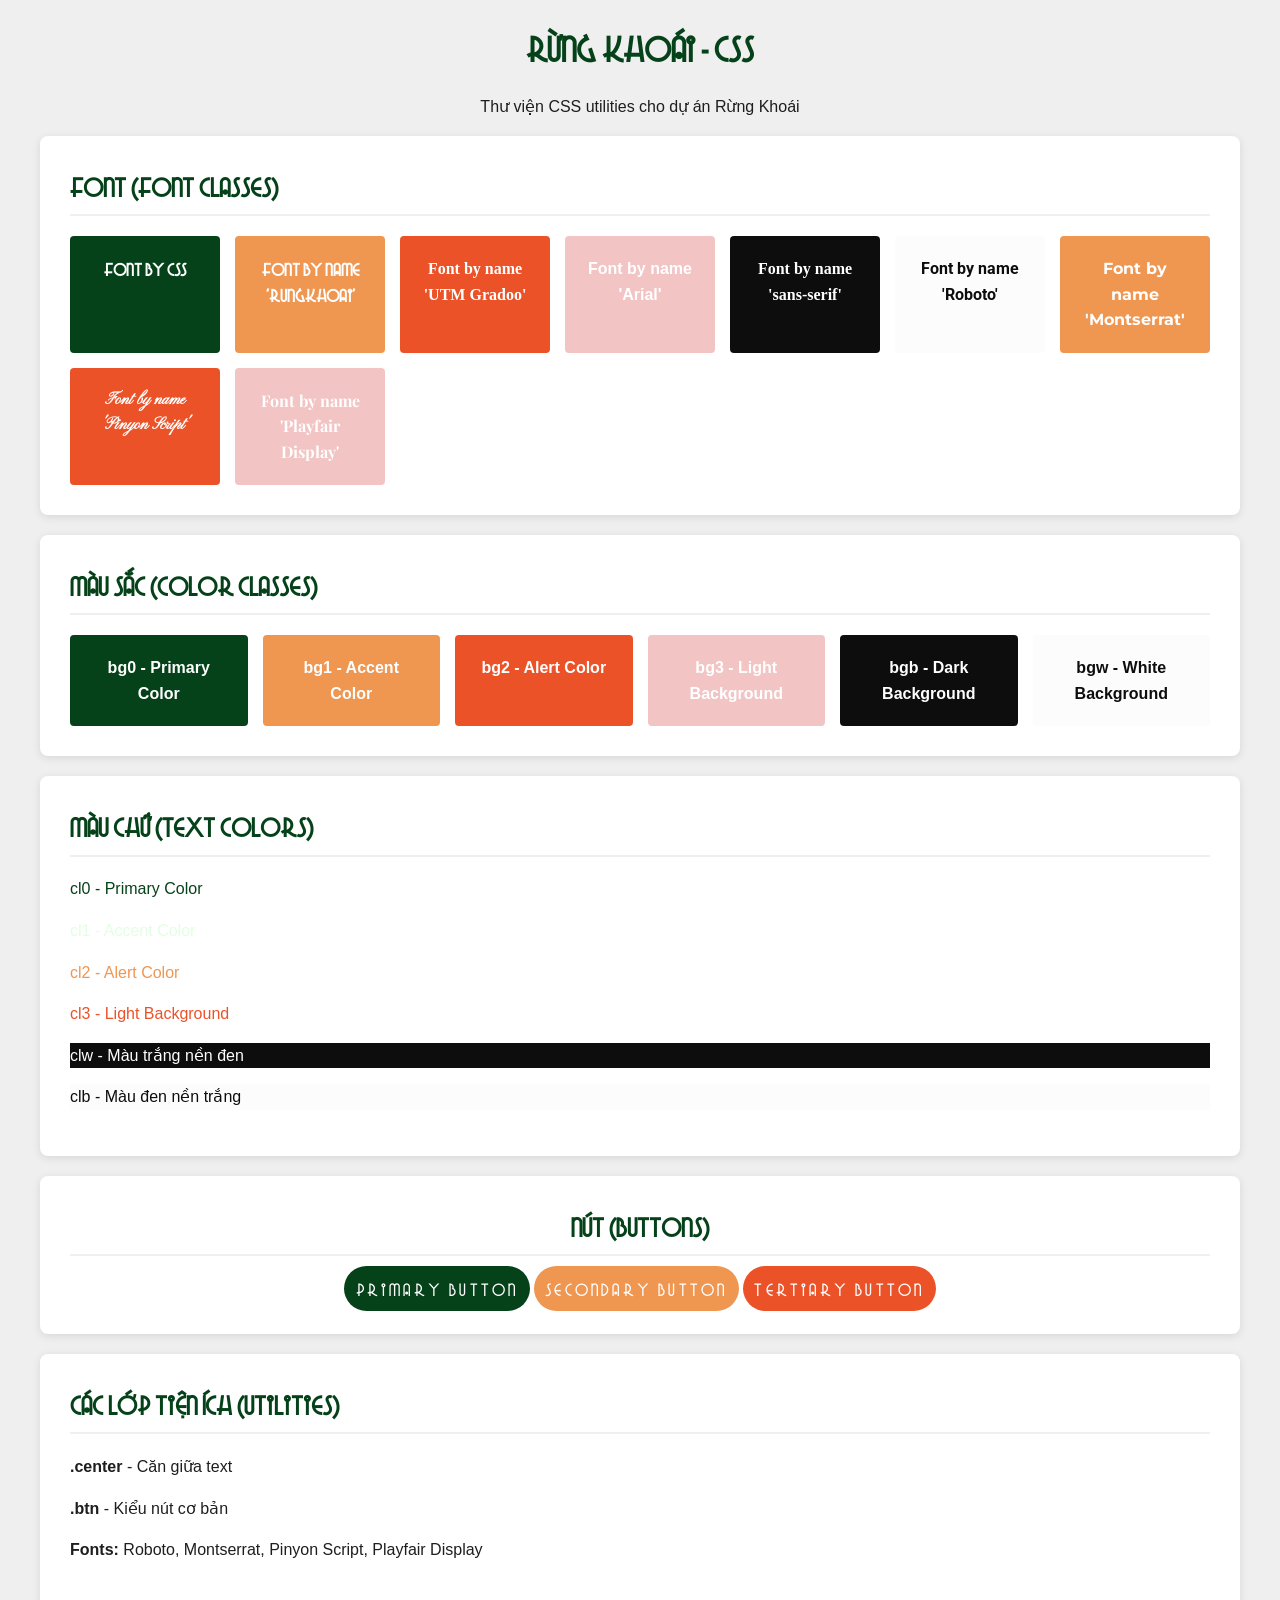
<file: index.html>
<!DOCTYPE html>
<html lang="vi">
<head>
    <meta charset="UTF-8">
    <meta name="viewport" content="width=device-width, initial-scale=1.0">
    <title>Rừng Khoái - CSS Utilities</title>
    <link rel="stylesheet" href="/rungkhoai.css">
    <style>
        
        
    </style>
</head>
<body>
    <div class="container">
        <h1 class="center cl0 font-rungkhoai">Rừng Khoái - CSS</h1>
        <p class="center">Thư viện CSS utilities cho dự án Rừng Khoái</p>
<!-- Color Classes -->
        <div class="section">
            <h2>Font (Font Classes)</h2>
            <div class="demo-grid">
                <div class="demo-box bg0 font-rungkhoai">Font by CSS</div>
                <div class="demo-box bg1" style="font-family: 'RungKhoai';">Font by name 'RungKhoai'</div>
                <div class="demo-box bg2" style="font-family: 'UTM Gradoo';">Font by name 'UTM Gradoo'</div>
                <div class="demo-box bg3" style="font-family: 'Arial';">Font by name 'Arial'</div>
                <div class="demo-box bgb clw" style="font-family: 'sans-serif';">Font by name 'sans-serif'</div>
                <div class="demo-box bgw clb" style="font-family: 'Roboto';">Font by name 'Roboto'</div>
                <div class="demo-box bg1" style="font-family: 'Montserrat';">Font by name 'Montserrat'</div>
                <div class="demo-box bg2" style="font-family: 'Pinyon Script';">Font by name 'Pinyon Script'</div>
                <div class="demo-box bg3" style="font-family: 'Playfair Display';">Font by name 'Playfair Display'</div>
                
            </div>
        </div>
        <!-- Color Classes -->
        <div class="section">
            <h2>Màu sắc (Color Classes)</h2>
            <div class="demo-grid">
                <div class="demo-box bg0">bg0 - Primary Color</div>
                <div class="demo-box bg1">bg1 - Accent Color</div>
                <div class="demo-box bg2">bg2 - Alert Color</div>
                <div class="demo-box bg3">bg3 - Light Background</div>
                <div class="demo-box bgb clw">bgb - Dark Background</div>
                <div class="demo-box bgw clb">bgw - White Background</div>
            </div>
        </div>

        <!-- Text Colors -->
        <div class="section">
            <h2>Màu chữ (Text Colors)</h2>
            <p class="cl0">cl0 - Primary Color</p>
            <p class="cl1">cl1 - Accent Color</p>
            <p class="cl2">cl2 - Alert Color</p>
            <p class="cl3">cl3 - Light Background</p>
            <p class="clw bgb">clw - Màu trắng nền đen</p>
            <p class="clb bgw">clb - Màu đen nền trắng</p>
        </div>

        <!-- Buttons -->
        <div class="section center">
            <h2>Nút (Buttons)</h2>
            <a class="btn bg0 clw">Primary Button</a>
            <a class="btn bg1 clw">Secondary Button</a>
            <a class="btn bg2 clw">Tertiary Button</a>
        </div>

        <!-- Utilities -->
        <div class="section">
            <h2>Các lớp tiện ích (Utilities)</h2>
            <p><strong>.center</strong> - Căn giữa text</p>
            <p><strong>.btn</strong> - Kiểu nút cơ bản</p>
            <p><strong>Fonts:</strong> Roboto, Montserrat, Pinyon Script, Playfair Display</p>
        </div>
    </div>
</body>
</html>

<script>
    document.addEventListener('DOMContentLoaded', function() {
        const link = document.createElement('link');
        link.rel = 'stylesheet';
        link.href = '../rungkhoai.css';
        document.head.appendChild(link);
    });
</script>
</body>
</html>
</file>
<file: rungkhoai.css>
@import url("https://fonts.googleapis.com/css2?family=Roboto:ital@0;1&display=swap&family=Montserrat&family=Pinyon+Script&family=Playfair+Display:ital@0;1&display=swap");
@font-face {
  font-family: "RungKhoai";
  src:
    url("/fonts/UTMGradoo.woff2") format("woff2"),
    url("/fonts/UTMGradoo.woff") format("woff");
  font-weight: normal;
  font-style: normal;
  font-display: swap;
}

.font-rungkhoai {
  font-family: "RungKhoai", "UTM Gradoo", Arial, sans-serif;
}

/* Phần quy định màu cho giao diện sáng và tối */
:root {
  --font-rungkhoai: "RungKhoai", "UTM Gradoo", Arial, sans-serif;
  --font-primary: Arial, sans-serif;
  /* Màu cho giao diện sáng - bắt đầu */
  /* Màu chủ đạo cho giao diện sáng - bắt đầu */
  --color-primary: #054219;
  --color-secondary: #e2ffe2;
  /* Màu chủ đạo cho giao diện sáng - kết thúc */
  --color-accent: #ef9651;
  --color-alert: #ec5228;
  --color-background: #efefef;
  --color-surface: #ffffff;
  --color-text: #1e1e1e;
  --color-muted: #666666;
  --color-border: #cccccc;
  /* Màu cho giao diện sáng - kết thúc */
}

@media (prefers-color-scheme: dark) {
  :root {
    /* Màu cho giao diện tối - bắt đầu */
    /* Màu chủ đạo cho giao diện tối - bắt đầu */
    --color-primary: #0a8030;
    --color-secondary: #e2ffe2;
    /* Màu chủ đạo cho giao diện tối - kết thúc */
    --color-accent: #89f7a7;
    --color-alert: #ff7f5e;
    --color-background: #0d1b12;
    --color-surface: #1c2e24;
    --color-text: #f5f5f5;
    --color-muted: #9aa39b;
    --color-border: #2e4b3c;
    /* Màu cho giao diện tối - bắt đầu */
  }
}

body {
  background-color: var(--color-background);
  color: var(--color-text);
  font-family: var(--font-primary);
  line-height: 1.6;
}

.container {
  max-width: 1200px;
  margin: 0 auto;
}

.section {
  background: white;
  padding: 30px;
  margin-bottom: 20px;
  border-radius: 8px;
  box-shadow: 0 2px 8px rgba(0, 0, 0, 0.1);
}

h2 {
  margin-top: 0;
  border-bottom: 2px solid var(--color-background);
  color: var(--color-primary);
  padding-bottom: 10px;
  font-family: var(--font-rungkhoai);
}

.demo-grid {
  display: grid;
  grid-template-columns: repeat(auto-fit, minmax(150px, 1fr));
  gap: 15px;
  margin-top: 20px;
}

.demo-box {
  padding: 20px;
  text-align: center;
  border-radius: 4px;
  color: white;
  font-weight: bold;
}

a {
  text-decoration: none !important;
}
a.button,
.btn {
  font-family: var(--font-rungkhoai);
  font-weight: 500;
  text-align: center;
  text-transform: uppercase;
  letter-spacing: 0.2em;
  text-shadow: rgba(255, 255, 255, 0) 0px 0px 0px;
  padding: 0.7em 0.7em 0.7em 0.7em;
  position: relative;
  border-color: rgba(255, 255, 255, 0);
  box-sizing: border-box;
  border: transparent;
  border-radius: 60px;
  -o-border-radius: 60px;
  -ms-border-radius: 60px;
  -webkit-border-radius: 60px;
  cursor: pointer;
}
.cl0 {
  color: var(--color-primary);
}
.cl1 {
  color: var(--color-secondary);
}
.cl2 {
  color: var(--color-accent);
}
.cl3 {
  color: var(--color-alert);
}
.clw {
  color: #fefefe;
}
.clb {
  color: #0d0d0d;
}
.bg0 {
  background-color: var(--color-primary);
}
.bg1 {
  background-color: var(--color-accent);
}
.bg2 {
  background-color: var(--color-alert);
}
.bg3 {
  background-color: #f2c4c4;
}
.bgw {
  background-color: #fcfcfc;
}
.bgb {
  background-color: #0d0d0d;
}
.center {
  text-align: center;
}

/* For MagOne customs */

@media screen and (max-width: 1366px) {
  #menu-header-section li.hide-hd {
    display: none;
  }
}

.after-post-content-after-body .widget-content {
  font-size: 16px;
  line-height: 1.7rem;
}

/* Custom styles for Odoo */
#o_main_nav > a {
  font-family: var(--font-rungkhoai) !important;
}

#footer h5 {
  font-family: var(--font-rungkhoai) !important;
}
</file>
